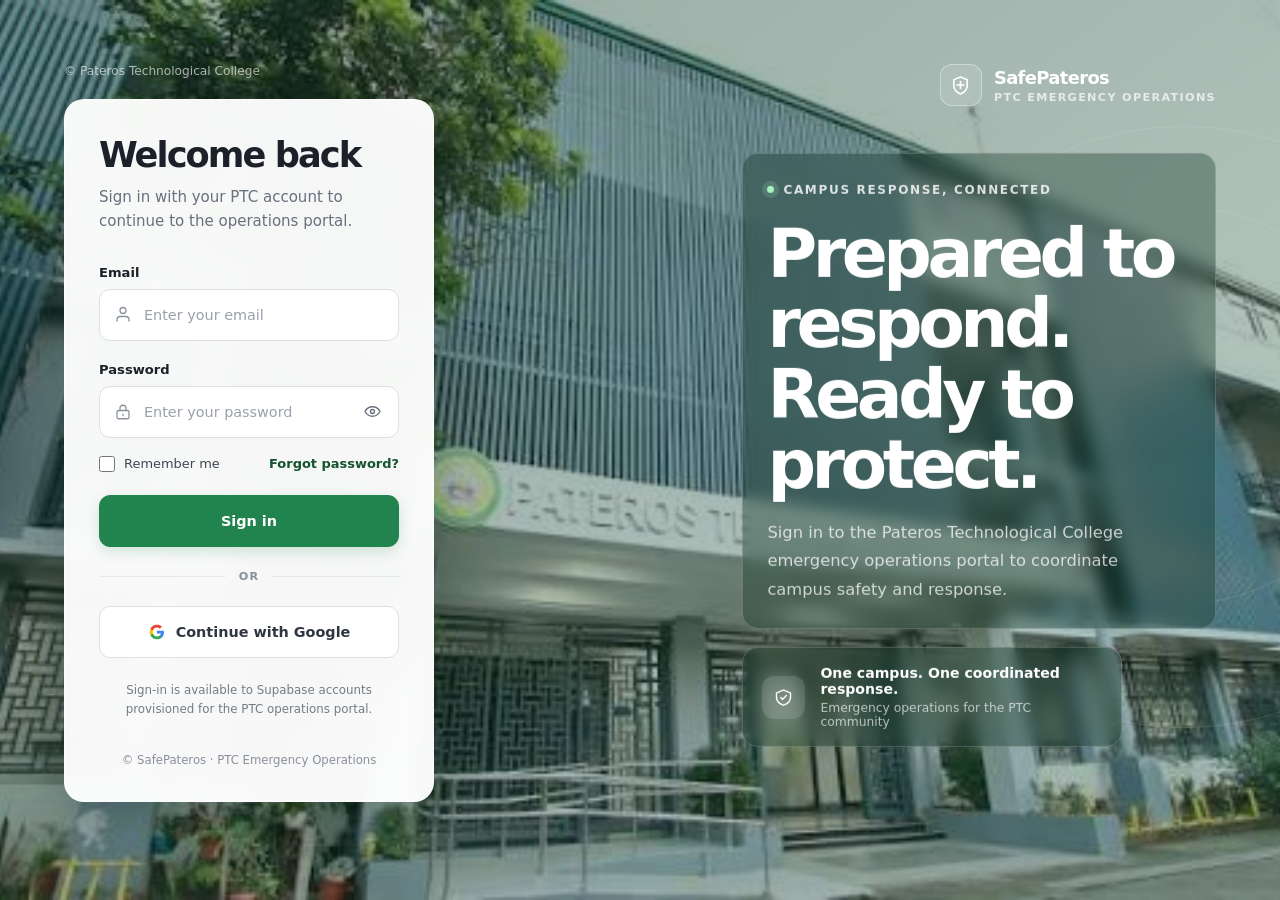
<file: index.html>
<!DOCTYPE html>
<html lang="en">
  <head>
    <meta charset="UTF-8" />
    <meta name="viewport" content="width=device-width, initial-scale=1.0" />
    <meta http-equiv="refresh" content="0; url=login.html" />
    <title>Opening SafePateros sign in...</title>
    <script>
      window.location.replace("login.html");
    </script>
  </head>
  <body>
    <p>
      Opening SafePateros sign in...
      <a href="login.html">Continue to the login page</a>
    </p>
  </body>
</html>
</file>
